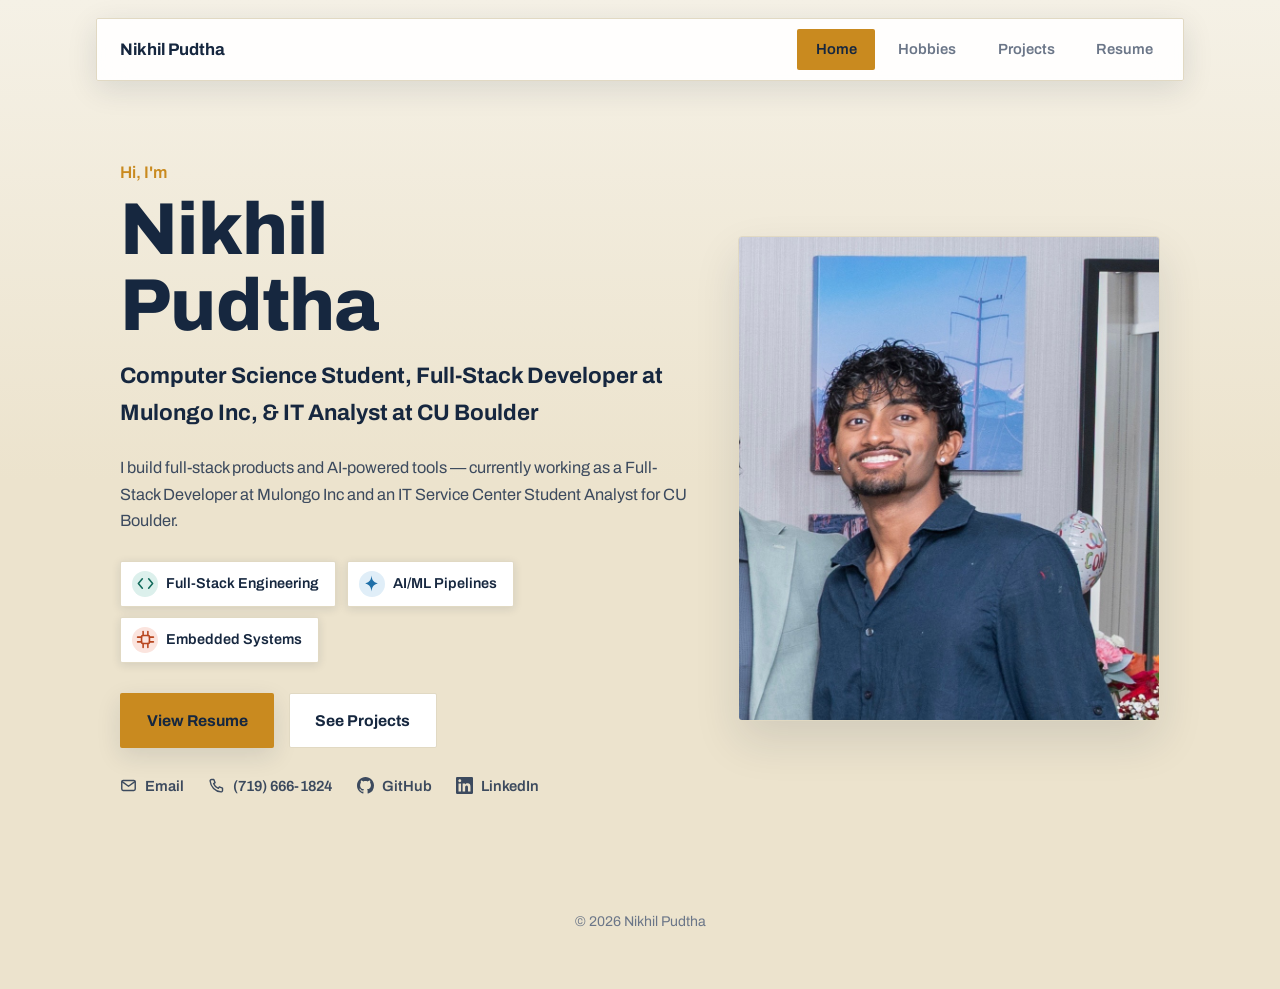
<file: index.html>
<!doctype html>
<html lang="en">
<head>
  <meta charset="utf-8">
  <meta name="viewport" content="width=device-width, initial-scale=1">
  <title>Nikhil Pudtha</title>
  <meta name="description" content="Portfolio of Nikhil Pudtha — Computer Science student at CU Boulder.">
  <link rel="preconnect" href="https://fonts.googleapis.com">
  <link rel="preconnect" href="https://fonts.gstatic.com" crossorigin>
  <link href="https://fonts.googleapis.com/css2?family=Archivo:ital,wght@0,400;0,500;0,600;0,700;0,800;1,400&display=swap" rel="stylesheet">
  <link rel="stylesheet" href="style.css">
</head>
<body>

  <svg viewBox="0 0 24 24" width="0" height="0" style="position:absolute">
    <defs>
      <g id="ico-code" fill="none" stroke="currentColor" stroke-width="2" stroke-linecap="round" stroke-linejoin="round">
        <polyline points="8,6 3,12 8,18"></polyline>
        <polyline points="16,6 21,12 16,18"></polyline>
      </g>
      <g id="ico-chip" fill="none" stroke="currentColor" stroke-width="2" stroke-linecap="round" stroke-linejoin="round">
        <rect x="7" y="7" width="10" height="10" rx="1.5"></rect>
        <line x1="9" y1="2" x2="9" y2="7"></line>
        <line x1="15" y1="2" x2="15" y2="7"></line>
        <line x1="9" y1="17" x2="9" y2="22"></line>
        <line x1="15" y1="17" x2="15" y2="22"></line>
        <line x1="2" y1="9" x2="7" y2="9"></line>
        <line x1="2" y1="15" x2="7" y2="15"></line>
        <line x1="17" y1="9" x2="22" y2="9"></line>
        <line x1="17" y1="15" x2="22" y2="15"></line>
      </g>
      <g id="ico-spark" fill="currentColor" stroke="none">
        <path d="M12 2 C12.6 7.2 13.8 10.2 20 12 C13.8 13.8 12.6 16.8 12 22 C11.4 16.8 10.2 13.8 4 12 C10.2 10.2 11.4 7.2 12 2 Z"></path>
      </g>
      <g id="ico-dumbbell" fill="none" stroke="currentColor" stroke-width="2" stroke-linecap="round" stroke-linejoin="round">
        <rect x="2.5" y="9" width="3" height="6" rx="1"></rect>
        <rect x="18.5" y="9" width="3" height="6" rx="1"></rect>
        <line x1="7" y1="12" x2="17" y2="12"></line>
        <line x1="5.2" y1="7" x2="5.2" y2="17"></line>
        <line x1="18.8" y1="7" x2="18.8" y2="17"></line>
      </g>
      <g id="ico-pulse" fill="none" stroke="currentColor" stroke-width="2" stroke-linecap="round" stroke-linejoin="round">
        <polyline points="2,13 7,13 9.5,7 13,19 15.5,13 22,13"></polyline>
      </g>
      <g id="ico-mail" fill="none" stroke="currentColor" stroke-width="2" stroke-linecap="round" stroke-linejoin="round">
        <rect x="2.5" y="5" width="19" height="14" rx="2"></rect>
        <polyline points="3,6.5 12,13 21,6.5"></polyline>
      </g>
      <g id="ico-phone" fill="none" stroke="currentColor" stroke-width="2" stroke-linecap="round" stroke-linejoin="round">
        <path d="M5 3.5h3.2L10 8l-2 1.4a12 12 0 0 0 6.6 6.6L16 14l4.5 1.8V19a2 2 0 0 1-2.2 2A17 17 0 0 1 3 5.7 2 2 0 0 1 5 3.5Z"></path>
      </g>
      <g id="ico-chart" fill="none" stroke="currentColor" stroke-width="2" stroke-linecap="round" stroke-linejoin="round">
        <line x1="4" y1="20" x2="4" y2="10"></line>
        <line x1="11" y1="20" x2="11" y2="4"></line>
        <line x1="18" y1="20" x2="18" y2="14"></line>
        <line x1="2" y1="20" x2="22" y2="20"></line>
      </g>
      <g id="ico-coin" fill="none" stroke="currentColor" stroke-width="2" stroke-linecap="round" stroke-linejoin="round">
        <circle cx="12" cy="12" r="8.5"></circle>
        <path d="M9.5 15c0 1.1 1.1 2 2.5 2s2.5-.7 2.5-1.8c0-2.6-5-1.4-5-4 0-1.1 1.1-1.8 2.5-1.8s2.5.9 2.5 2"></path>
        <line x1="12" y1="7.3" x2="12" y2="8.4"></line>
        <line x1="12" y1="15.6" x2="12" y2="16.7"></line>
      </g>
      <g id="ico-github-mark" fill="currentColor" stroke="none">
        <path d="M8 0C3.58 0 0 3.58 0 8c0 3.54 2.29 6.53 5.47 7.59.4.07.55-.17.55-.38 0-.19-.01-.82-.01-1.49-2.01.37-2.53-.49-2.69-.94-.09-.23-.48-.94-.82-1.13-.28-.15-.68-.52-.01-.53.63-.01 1.08.58 1.23.82.72 1.21 1.87.87 2.33.66.07-.52.28-.87.51-1.07-1.78-.2-3.64-.89-3.64-3.95 0-.87.31-1.59.82-2.15-.08-.2-.36-1.02.08-2.12 0 0 .67-.21 2.2.82.64-.18 1.32-.27 2-.27.68 0 1.36.09 2 .27 1.53-1.04 2.2-.82 2.2-.82.44 1.1.16 1.92.08 2.12.51.56.82 1.27.82 2.15 0 3.07-1.87 3.75-3.65 3.95.29.25.54.73.54 1.48 0 1.07-.01 1.93-.01 2.2 0 .21.15.46.55.38A8.013 8.013 0 0 0 16 8c0-4.42-3.58-8-8-8z"></path>
      </g>
      <g id="ico-linkedin-mark" fill="currentColor" stroke="none">
        <path d="M20.447 20.452h-3.554v-5.569c0-1.328-.027-3.037-1.852-3.037-1.853 0-2.136 1.445-2.136 2.939v5.667H9.351V9h3.414v1.561h.046c.477-.9 1.637-1.85 3.37-1.85 3.601 0 4.267 2.37 4.267 5.455v6.286zM5.337 7.433c-1.144 0-2.063-.926-2.063-2.065 0-1.138.92-2.063 2.063-2.063 1.14 0 2.064.925 2.064 2.063 0 1.139-.925 2.065-2.064 2.065zm1.782 13.019H3.555V9h3.564v11.452zM22.225 0H1.771C.792 0 0 .774 0 1.729v20.542C0 23.227.792 24 1.771 24h20.451C23.2 24 24 23.227 24 22.271V1.729C24 .774 23.2 0 22.222 0h.003z"></path>
      </g>
      <g id="ico-profile" fill="none" stroke="currentColor" stroke-width="2" stroke-linecap="round" stroke-linejoin="round">
        <rect x="2.5" y="4.5" width="19" height="15" rx="2.2"></rect>
        <circle cx="9" cy="11" r="2.3"></circle>
        <path d="M5.5 17c0.6-2.2 2.2-3.3 3.5-3.3s2.9 1.1 3.5 3.3"></path>
        <line x1="15.5" y1="9.3" x2="18.5" y2="9.3"></line>
        <line x1="15.5" y1="12.2" x2="18.5" y2="12.2"></line>
      </g>
      <g id="ico-chat" fill="none" stroke="currentColor" stroke-width="2" stroke-linecap="round" stroke-linejoin="round">
        <path d="M3.5 6.5A2 2 0 0 1 5.5 4.5h13a2 2 0 0 1 2 2v8a2 2 0 0 1-2 2H9l-4.5 3.5V16.5h-1a2 2 0 0 1-2-2Z"></path>
        <line x1="7.5" y1="9" x2="16.5" y2="9"></line>
        <line x1="7.5" y1="12" x2="13.5" y2="12"></line>
      </g>
    </defs>
  </svg>

  <header class="navbar">
    <nav class="navpill">
      <a class="brand" href="index.html">Nikhil Pudtha</a>
      <ul class="navlinks">
        <li><a href="index.html" aria-current="page">Home</a></li>
        <li><a href="hobbies.html">Hobbies</a></li>
        <li><a href="projects.html">Projects</a></li>
        <li><a href="resume.html">Resume</a></li>
      </ul>
    </nav>
  </header>

  <main>
    <div class="wrap">
      <section class="hero">
        <div>
          <div class="eyebrow">Hi, I'm</div>
          <h1 class="hero-name">Nikhil<br>Pudtha</h1>
          <p class="hero-role">Computer Science Student, Full-Stack Developer at Mulongo Inc, &amp; IT Analyst at CU Boulder</p>
          <p class="hero-bio">I build full-stack products and AI-powered tools — currently working as a Full-Stack Developer at Mulongo Inc and an IT Service Center Student Analyst for CU Boulder.</p>

          <div class="badges">
            <span class="badge"><span class="icon-circle ic-1"><svg viewBox="0 0 24 24"><use href="#ico-code"></use></svg></span>Full-Stack Engineering</span>
            <span class="badge"><span class="icon-circle ic-3"><svg viewBox="0 0 24 24"><use href="#ico-spark"></use></svg></span>AI/ML Pipelines</span>
            <span class="badge"><span class="icon-circle ic-2"><svg viewBox="0 0 24 24"><use href="#ico-chip"></use></svg></span>Embedded Systems</span>
          </div>

          <div class="cta-row">
            <a class="btn btn-solid" href="resume.html">View Resume</a>
            <a class="btn btn-outline" href="projects.html">See Projects</a>
          </div>

          <div class="contact-row">
            <a href="mailto:nikhil.pudtha@gmail.com"><svg viewBox="0 0 24 24" width="17" height="17"><use href="#ico-mail"></use></svg>Email</a>
            <a href="tel:+17196661824"><svg viewBox="0 0 24 24" width="17" height="17"><use href="#ico-phone"></use></svg>(719) 666-1824</a>
            <a href="https://github.com/nipu345" target="_blank" rel="noopener noreferrer"><svg viewBox="0 0 16 16" width="17" height="17"><use href="#ico-github-mark"></use></svg>GitHub</a>
            <a href="https://www.linkedin.com/in/nikhil-pudtha-5aa16b243" target="_blank" rel="noopener noreferrer"><svg viewBox="0 0 24 24" width="17" height="17"><use href="#ico-linkedin-mark"></use></svg>LinkedIn</a>
          </div>
        </div>

        <div class="avatar-card">
          <img src="images/profile.jpeg" alt="Nikhil Pudtha">
        </div>
      </section>
    </div>

    <footer>&copy; 2026 Nikhil Pudtha</footer>
  </main>

</body>
</html>
</file>
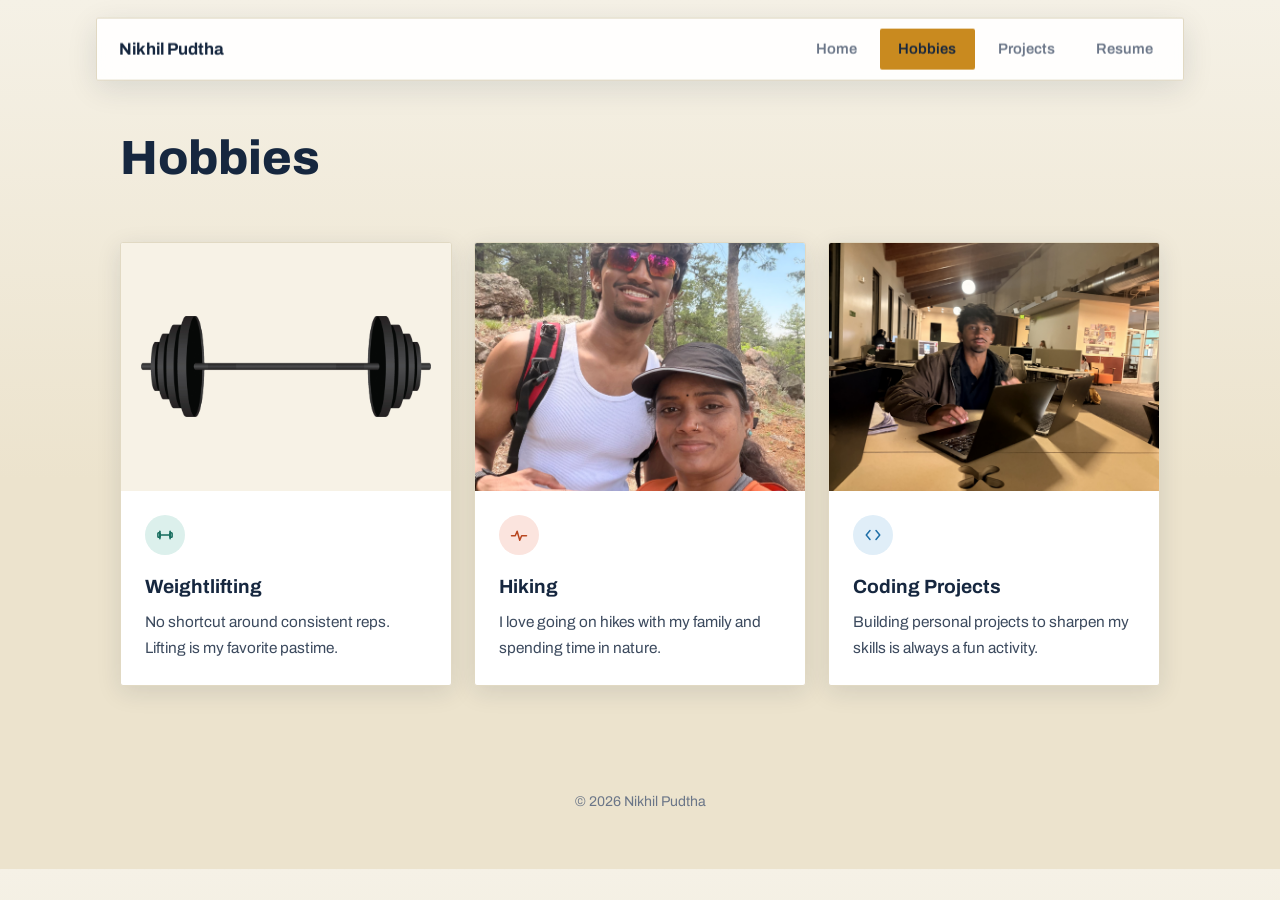
<file: hobbies.html>
<!doctype html>
<html lang="en">
<head>
  <meta charset="utf-8">
  <meta name="viewport" content="width=device-width, initial-scale=1">
  <title>Hobbies — Nikhil Pudtha</title>
  <meta name="description" content="What Nikhil Pudtha does outside of code.">
  <link rel="preconnect" href="https://fonts.googleapis.com">
  <link rel="preconnect" href="https://fonts.gstatic.com" crossorigin>
  <link href="https://fonts.googleapis.com/css2?family=Archivo:ital,wght@0,400;0,500;0,600;0,700;0,800;1,400&display=swap" rel="stylesheet">
  <link rel="stylesheet" href="style.css">
</head>
<body>

  <svg viewBox="0 0 24 24" width="0" height="0" style="position:absolute">
    <defs>
      <g id="ico-dumbbell" fill="none" stroke="currentColor" stroke-width="2" stroke-linecap="round" stroke-linejoin="round">
        <rect x="2.5" y="9" width="3" height="6" rx="1"></rect>
        <rect x="18.5" y="9" width="3" height="6" rx="1"></rect>
        <line x1="7" y1="12" x2="17" y2="12"></line>
        <line x1="5.2" y1="7" x2="5.2" y2="17"></line>
        <line x1="18.8" y1="7" x2="18.8" y2="17"></line>
      </g>
      <g id="ico-pulse" fill="none" stroke="currentColor" stroke-width="2" stroke-linecap="round" stroke-linejoin="round">
        <polyline points="2,13 7,13 9.5,7 13,19 15.5,13 22,13"></polyline>
      </g>
      <g id="ico-code" fill="none" stroke="currentColor" stroke-width="2" stroke-linecap="round" stroke-linejoin="round">
        <polyline points="8,6 3,12 8,18"></polyline>
        <polyline points="16,6 21,12 16,18"></polyline>
      </g>
    </defs>
  </svg>

  <header class="navbar">
    <nav class="navpill">
      <a class="brand" href="index.html">Nikhil Pudtha</a>
      <ul class="navlinks">
        <li><a href="index.html">Home</a></li>
        <li><a href="hobbies.html" aria-current="page">Hobbies</a></li>
        <li><a href="projects.html">Projects</a></li>
        <li><a href="resume.html">Resume</a></li>
      </ul>
    </nav>
  </header>

  <main>
    <div class="wrap">
      <div class="page-head">
        <h2 class="page-title">Hobbies</h2>
      </div>

      <div class="hobby-grid">
        <div class="hobby-card">
          <img class="hobby-photo hobby-photo--fit" src="images/weightlifting.png" alt="Weightlifting">
          <div class="hobby-body">
            <span class="icon-circle ic-1"><svg viewBox="0 0 24 24"><use href="#ico-dumbbell"></use></svg></span>
            <h3>Weightlifting</h3>
            <p>No shortcut around consistent reps. Lifting is my favorite pastime.</p>
          </div>
        </div>
        <div class="hobby-card">
          <img class="hobby-photo" src="images/hiking.jpg" alt="Hiking">
          <div class="hobby-body">
            <span class="icon-circle ic-2"><svg viewBox="0 0 24 24"><use href="#ico-pulse"></use></svg></span>
            <h3>Hiking</h3>
            <p>I love going on hikes with my family and spending time in nature.</p>
          </div>
        </div>
        <div class="hobby-card">
          <img class="hobby-photo" src="images/coding.jpg" alt="Coding projects">
          <div class="hobby-body">
            <span class="icon-circle ic-3"><svg viewBox="0 0 24 24"><use href="#ico-code"></use></svg></span>
            <h3>Coding Projects</h3>
            <p>Building personal projects to sharpen my skills is always a fun activity.</p>
          </div>
        </div>
      </div>
    </div>

    <footer>&copy; 2026 Nikhil Pudtha</footer>
  </main>

</body>
</html>
</file>
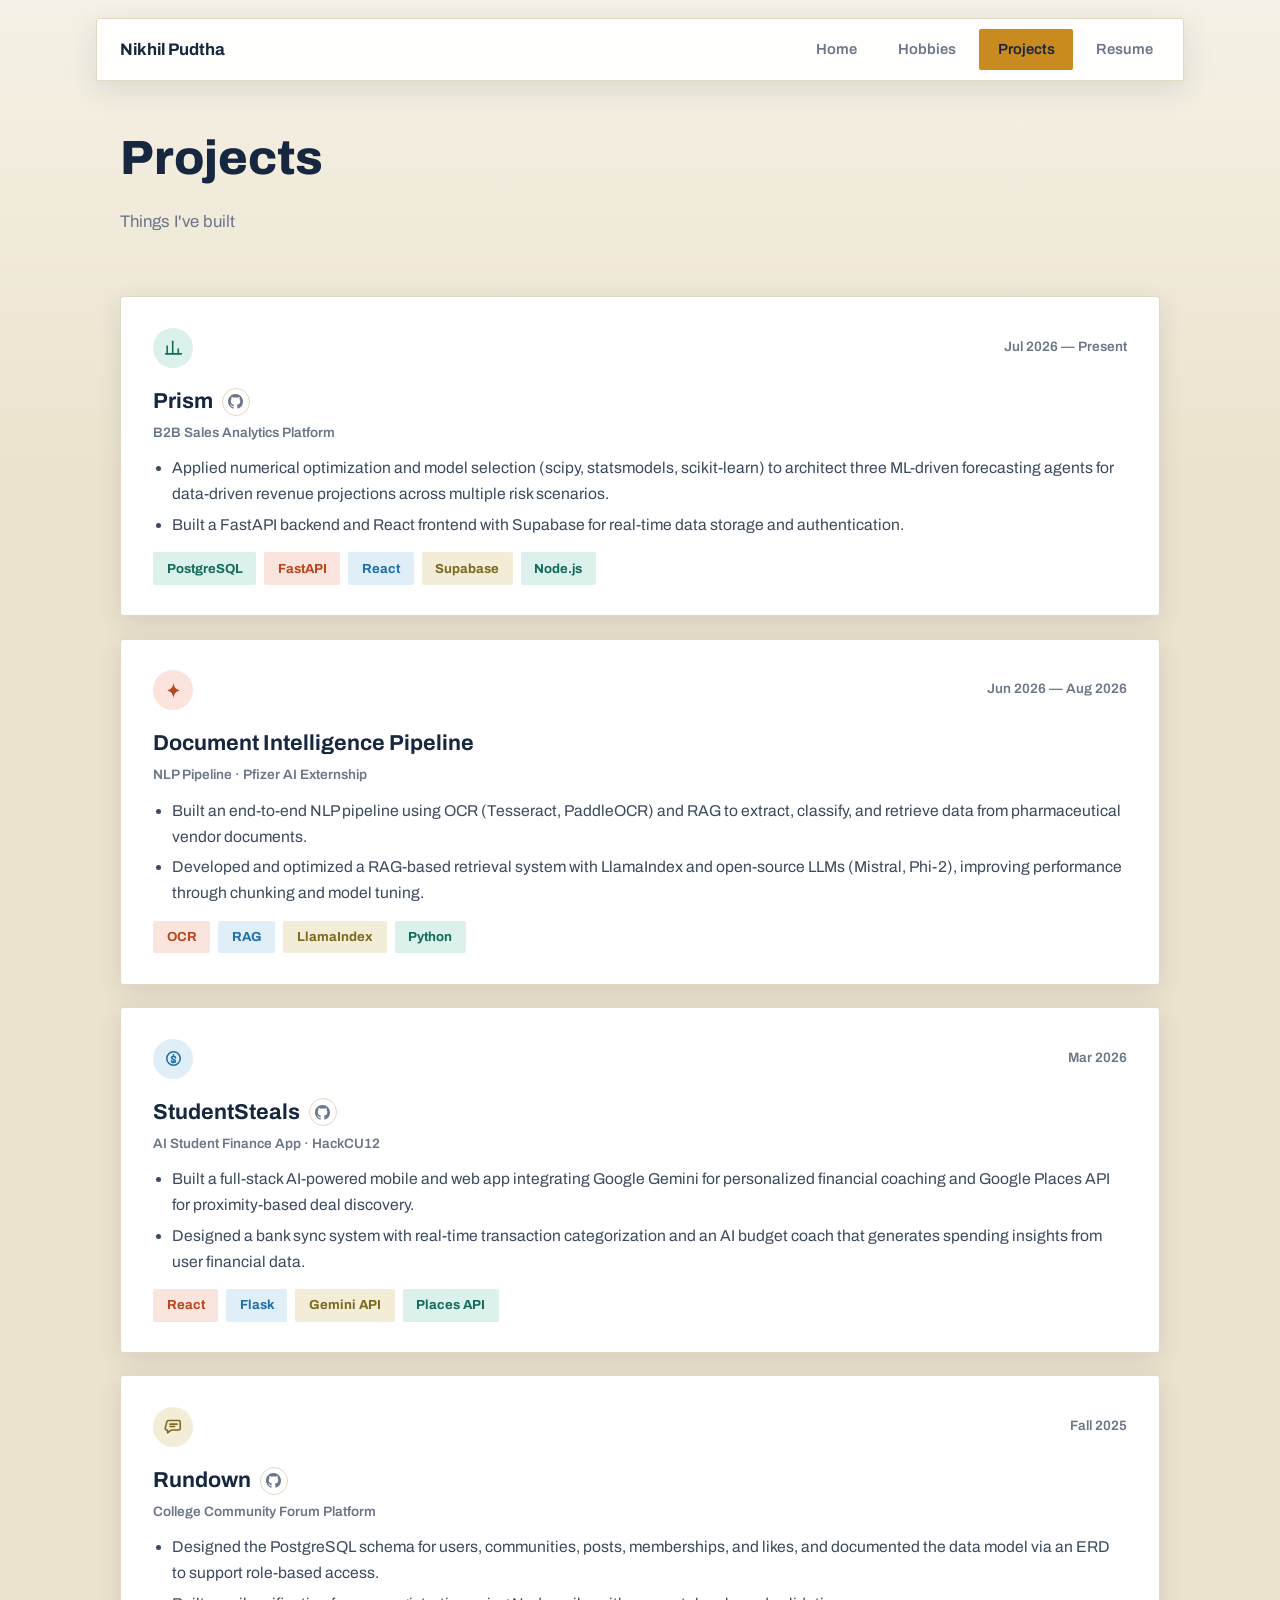
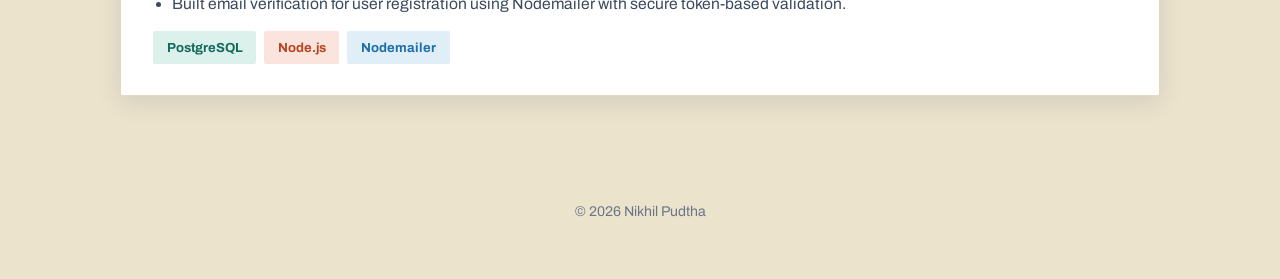
<file: projects.html>
<!doctype html>
<html lang="en">
<head>
  <meta charset="utf-8">
  <meta name="viewport" content="width=device-width, initial-scale=1">
  <title>Projects — Nikhil Pudtha</title>
  <meta name="description" content="Things Nikhil Pudtha has built.">
  <link rel="preconnect" href="https://fonts.googleapis.com">
  <link rel="preconnect" href="https://fonts.gstatic.com" crossorigin>
  <link href="https://fonts.googleapis.com/css2?family=Archivo:ital,wght@0,400;0,500;0,600;0,700;0,800;1,400&display=swap" rel="stylesheet">
  <link rel="stylesheet" href="style.css">
</head>
<body>

  <svg viewBox="0 0 24 24" width="0" height="0" style="position:absolute">
    <defs>
      <g id="ico-chart" fill="none" stroke="currentColor" stroke-width="2" stroke-linecap="round" stroke-linejoin="round">
        <line x1="4" y1="20" x2="4" y2="10"></line>
        <line x1="11" y1="20" x2="11" y2="4"></line>
        <line x1="18" y1="20" x2="18" y2="14"></line>
        <line x1="2" y1="20" x2="22" y2="20"></line>
      </g>
      <g id="ico-spark" fill="currentColor" stroke="none">
        <path d="M12 2 C12.6 7.2 13.8 10.2 20 12 C13.8 13.8 12.6 16.8 12 22 C11.4 16.8 10.2 13.8 4 12 C10.2 10.2 11.4 7.2 12 2 Z"></path>
      </g>
      <g id="ico-coin" fill="none" stroke="currentColor" stroke-width="2" stroke-linecap="round" stroke-linejoin="round">
        <circle cx="12" cy="12" r="8.5"></circle>
        <path d="M9.5 15c0 1.1 1.1 2 2.5 2s2.5-.7 2.5-1.8c0-2.6-5-1.4-5-4 0-1.1 1.1-1.8 2.5-1.8s2.5.9 2.5 2"></path>
        <line x1="12" y1="7.3" x2="12" y2="8.4"></line>
        <line x1="12" y1="15.6" x2="12" y2="16.7"></line>
      </g>
      <g id="ico-chat" fill="none" stroke="currentColor" stroke-width="2" stroke-linecap="round" stroke-linejoin="round">
        <path d="M3.5 6.5A2 2 0 0 1 5.5 4.5h13a2 2 0 0 1 2 2v8a2 2 0 0 1-2 2H9l-4.5 3.5V16.5h-1a2 2 0 0 1-2-2Z"></path>
        <line x1="7.5" y1="9" x2="16.5" y2="9"></line>
        <line x1="7.5" y1="12" x2="13.5" y2="12"></line>
      </g>
      <g id="ico-github-mark" fill="currentColor" stroke="none">
        <path d="M8 0C3.58 0 0 3.58 0 8c0 3.54 2.29 6.53 5.47 7.59.4.07.55-.17.55-.38 0-.19-.01-.82-.01-1.49-2.01.37-2.53-.49-2.69-.94-.09-.23-.48-.94-.82-1.13-.28-.15-.68-.52-.01-.53.63-.01 1.08.58 1.23.82.72 1.21 1.87.87 2.33.66.07-.52.28-.87.51-1.07-1.78-.2-3.64-.89-3.64-3.95 0-.87.31-1.59.82-2.15-.08-.2-.36-1.02.08-2.12 0 0 .67-.21 2.2.82.64-.18 1.32-.27 2-.27.68 0 1.36.09 2 .27 1.53-1.04 2.2-.82 2.2-.82.44 1.1.16 1.92.08 2.12.51.56.82 1.27.82 2.15 0 3.07-1.87 3.75-3.65 3.95.29.25.54.73.54 1.48 0 1.07-.01 1.93-.01 2.2 0 .21.15.46.55.38A8.013 8.013 0 0 0 16 8c0-4.42-3.58-8-8-8z"></path>
      </g>
    </defs>
  </svg>

  <header class="navbar">
    <nav class="navpill">
      <a class="brand" href="index.html">Nikhil Pudtha</a>
      <ul class="navlinks">
        <li><a href="index.html">Home</a></li>
        <li><a href="hobbies.html">Hobbies</a></li>
        <li><a href="projects.html" aria-current="page">Projects</a></li>
        <li><a href="resume.html">Resume</a></li>
      </ul>
    </nav>
  </header>

  <main>
    <div class="wrap">
      <div class="page-head">
        <h2 class="page-title">Projects</h2>
        <p class="page-sub">Things I've built</p>
      </div>

      <div class="project-list">

        <article class="project-card">
          <div class="project-top">
            <span class="icon-circle ic-1"><svg viewBox="0 0 24 24"><use href="#ico-chart"></use></svg></span>
            <span class="project-date">Jul 2026 — Present</span>
          </div>
          <div class="project-title-row">
            <h3>Prism</h3>
            <a class="gh-link" href="https://github.com/nipu345/prism" target="_blank" rel="noopener noreferrer" aria-label="View Prism on GitHub"><svg viewBox="0 0 16 16" width="15" height="15"><use href="#ico-github-mark"></use></svg></a>
          </div>
          <div class="project-kicker">B2B Sales Analytics Platform</div>
          <ul>
            <li>Applied numerical optimization and model selection (scipy, statsmodels, scikit-learn) to architect three ML-driven forecasting agents for data-driven revenue projections across multiple risk scenarios.</li>
            <li>Built a FastAPI backend and React frontend with Supabase for real-time data storage and authentication.</li>
          </ul>
          <div class="tags">
            <span class="tag" style="background:var(--tag1-bg);color:var(--tag1-text)">PostgreSQL</span>
            <span class="tag" style="background:var(--tag2-bg);color:var(--tag2-text)">FastAPI</span>
            <span class="tag" style="background:var(--tag3-bg);color:var(--tag3-text)">React</span>
            <span class="tag" style="background:var(--tag4-bg);color:var(--tag4-text)">Supabase</span>
            <span class="tag" style="background:var(--tag1-bg);color:var(--tag1-text)">Node.js</span>
          </div>
        </article>

        <article class="project-card">
          <div class="project-top">
            <span class="icon-circle ic-2"><svg viewBox="0 0 24 24"><use href="#ico-spark"></use></svg></span>
            <span class="project-date">Jun 2026 — Aug 2026</span>
          </div>
          <div class="project-title-row">
            <h3>Document Intelligence Pipeline</h3>
          </div>
          <div class="project-kicker">NLP Pipeline &middot; Pfizer AI Externship</div>
          <ul>
            <li>Built an end-to-end NLP pipeline using OCR (Tesseract, PaddleOCR) and RAG to extract, classify, and retrieve data from pharmaceutical vendor documents.</li>
            <li>Developed and optimized a RAG-based retrieval system with LlamaIndex and open-source LLMs (Mistral, Phi-2), improving performance through chunking and model tuning.</li>
          </ul>
          <div class="tags">
            <span class="tag" style="background:var(--tag2-bg);color:var(--tag2-text)">OCR</span>
            <span class="tag" style="background:var(--tag3-bg);color:var(--tag3-text)">RAG</span>
            <span class="tag" style="background:var(--tag4-bg);color:var(--tag4-text)">LlamaIndex</span>
            <span class="tag" style="background:var(--tag1-bg);color:var(--tag1-text)">Python</span>
          </div>
        </article>

        <article class="project-card">
          <div class="project-top">
            <span class="icon-circle ic-3"><svg viewBox="0 0 24 24"><use href="#ico-coin"></use></svg></span>
            <span class="project-date">Mar 2026</span>
          </div>
          <div class="project-title-row">
            <h3>StudentSteals</h3>
            <a class="gh-link" href="https://github.com/nipu345/StudentSteals" target="_blank" rel="noopener noreferrer" aria-label="View StudentSteals on GitHub"><svg viewBox="0 0 16 16" width="15" height="15"><use href="#ico-github-mark"></use></svg></a>
          </div>
          <div class="project-kicker">AI Student Finance App &middot; HackCU12</div>
          <ul>
            <li>Built a full-stack AI-powered mobile and web app integrating Google Gemini for personalized financial coaching and Google Places API for proximity-based deal discovery.</li>
            <li>Designed a bank sync system with real-time transaction categorization and an AI budget coach that generates spending insights from user financial data.</li>
          </ul>
          <div class="tags">
            <span class="tag" style="background:var(--tag2-bg);color:var(--tag2-text)">React</span>
            <span class="tag" style="background:var(--tag3-bg);color:var(--tag3-text)">Flask</span>
            <span class="tag" style="background:var(--tag4-bg);color:var(--tag4-text)">Gemini API</span>
            <span class="tag" style="background:var(--tag1-bg);color:var(--tag1-text)">Places API</span>
          </div>
        </article>

        <article class="project-card">
          <div class="project-top">
            <span class="icon-circle ic-4"><svg viewBox="0 0 24 24"><use href="#ico-chat"></use></svg></span>
            <span class="project-date">Fall 2025</span>
          </div>
          <div class="project-title-row">
            <h3>Rundown</h3>
            <a class="gh-link" href="https://github.com/nipu345/Rundown" target="_blank" rel="noopener noreferrer" aria-label="View Rundown on GitHub"><svg viewBox="0 0 16 16" width="15" height="15"><use href="#ico-github-mark"></use></svg></a>
          </div>
          <div class="project-kicker">College Community Forum Platform</div>
          <ul>
            <li>Designed the PostgreSQL schema for users, communities, posts, memberships, and likes, and documented the data model via an ERD to support role-based access.</li>
            <li>Built email verification for user registration using Nodemailer with secure token-based validation.</li>
          </ul>
          <div class="tags">
            <span class="tag" style="background:var(--tag1-bg);color:var(--tag1-text)">PostgreSQL</span>
            <span class="tag" style="background:var(--tag2-bg);color:var(--tag2-text)">Node.js</span>
            <span class="tag" style="background:var(--tag3-bg);color:var(--tag3-text)">Nodemailer</span>
          </div>
        </article>

      </div>
    </div>

    <footer>&copy; 2026 Nikhil Pudtha</footer>
  </main>

</body>
</html>
</file>
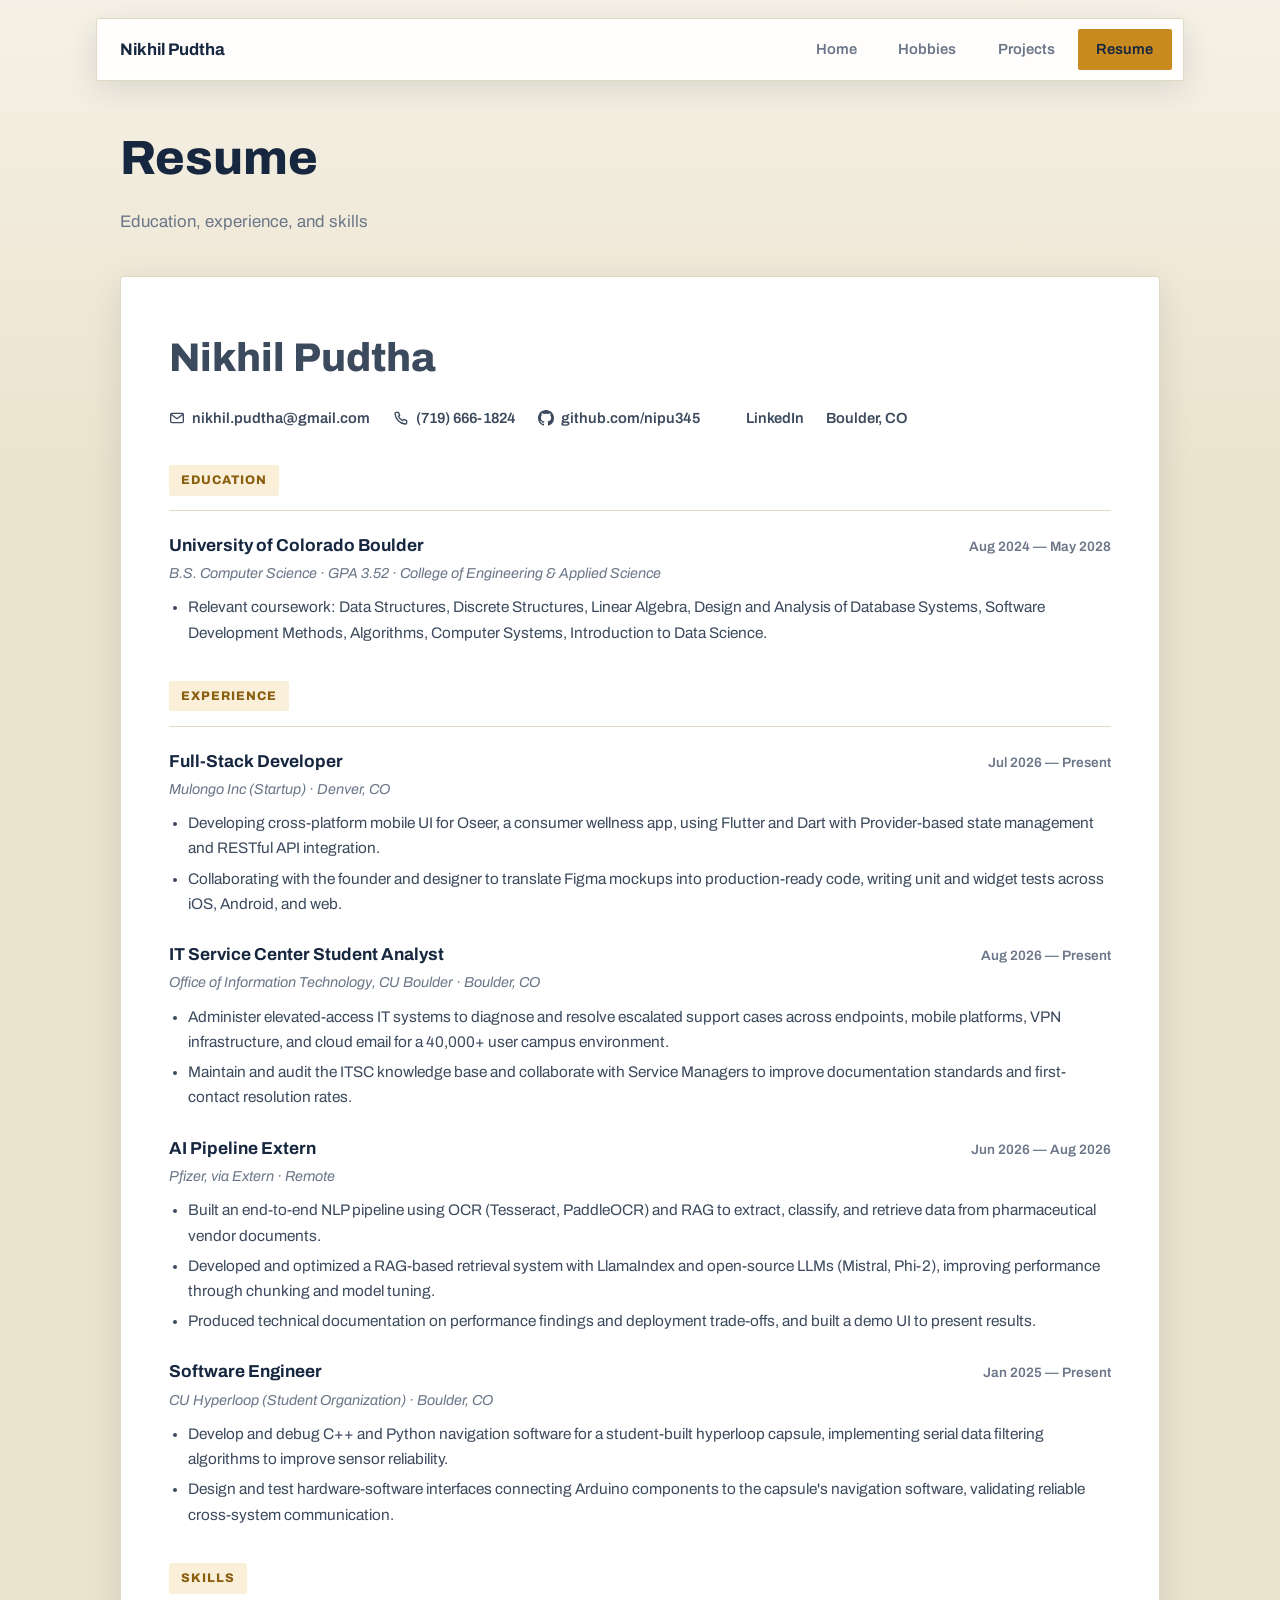
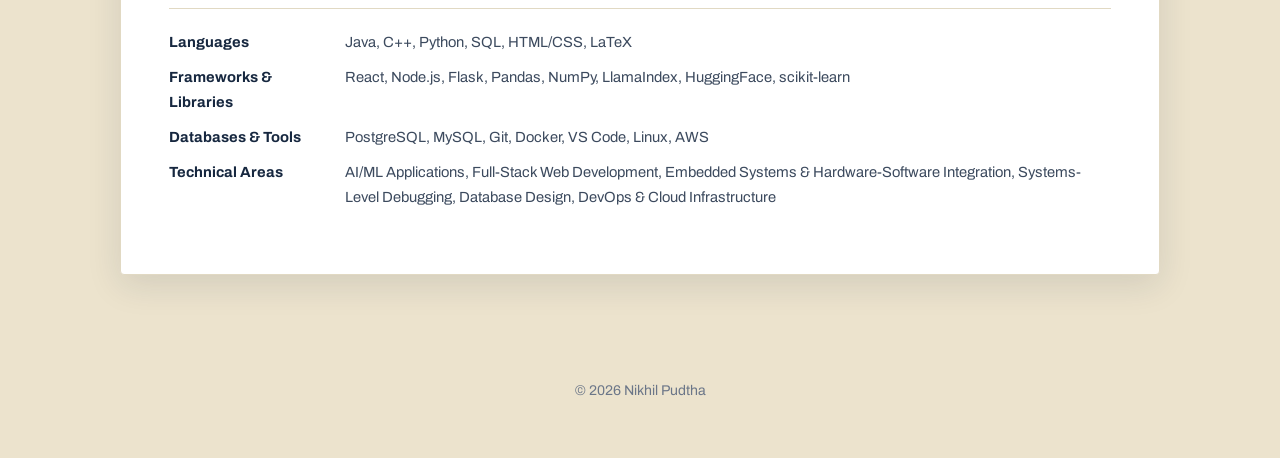
<file: resume.html>
<!doctype html>
<html lang="en">
<head>
  <meta charset="utf-8">
  <meta name="viewport" content="width=device-width, initial-scale=1">
  <title>Resume — Nikhil Pudtha</title>
  <meta name="description" content="Education, experience, and skills for Nikhil Pudtha.">
  <link rel="preconnect" href="https://fonts.googleapis.com">
  <link rel="preconnect" href="https://fonts.gstatic.com" crossorigin>
  <link href="https://fonts.googleapis.com/css2?family=Archivo:ital,wght@0,400;0,500;0,600;0,700;0,800;1,400&display=swap" rel="stylesheet">
  <link rel="stylesheet" href="style.css">
</head>
<body>

  <svg viewBox="0 0 24 24" width="0" height="0" style="position:absolute">
    <defs>
      <g id="ico-mail" fill="none" stroke="currentColor" stroke-width="2" stroke-linecap="round" stroke-linejoin="round">
        <rect x="2.5" y="5" width="19" height="14" rx="2"></rect>
        <polyline points="3,6.5 12,13 21,6.5"></polyline>
      </g>
      <g id="ico-phone" fill="none" stroke="currentColor" stroke-width="2" stroke-linecap="round" stroke-linejoin="round">
        <path d="M5 3.5h3.2L10 8l-2 1.4a12 12 0 0 0 6.6 6.6L16 14l4.5 1.8V19a2 2 0 0 1-2.2 2A17 17 0 0 1 3 5.7 2 2 0 0 1 5 3.5Z"></path>
      </g>
      <g id="ico-github-mark" fill="currentColor" stroke="none">
        <path d="M8 0C3.58 0 0 3.58 0 8c0 3.54 2.29 6.53 5.47 7.59.4.07.55-.17.55-.38 0-.19-.01-.82-.01-1.49-2.01.37-2.53-.49-2.69-.94-.09-.23-.48-.94-.82-1.13-.28-.15-.68-.52-.01-.53.63-.01 1.08.58 1.23.82.72 1.21 1.87.87 2.33.66.07-.52.28-.87.51-1.07-1.78-.2-3.64-.89-3.64-3.95 0-.87.31-1.59.82-2.15-.08-.2-.36-1.02.08-2.12 0 0 .67-.21 2.2.82.64-.18 1.32-.27 2-.27.68 0 1.36.09 2 .27 1.53-1.04 2.2-.82 2.2-.82.44 1.1.16 1.92.08 2.12.51.56.82 1.27.82 2.15 0 3.07-1.87 3.75-3.65 3.95.29.25.54.73.54 1.48 0 1.07-.01 1.93-.01 2.2 0 .21.15.46.55.38A8.013 8.013 0 0 0 16 8c0-4.42-3.58-8-8-8z"></path>
      </g>
      <g id="ico-profile" fill="none" stroke="currentColor" stroke-width="2" stroke-linecap="round" stroke-linejoin="round">
        <rect x="2.5" y="4.5" width="19" height="15" rx="2.2"></rect>
        <circle cx="9" cy="11" r="2.3"></circle>
        <path d="M5.5 17c0.6-2.2 2.2-3.3 3.5-3.3s2.9 1.1 3.5 3.3"></path>
        <line x1="15.5" y1="9.3" x2="18.5" y2="9.3"></line>
        <line x1="15.5" y1="12.2" x2="18.5" y2="12.2"></line>
      </g>
    </defs>
  </svg>

  <header class="navbar">
    <nav class="navpill">
      <a class="brand" href="index.html">Nikhil Pudtha</a>
      <ul class="navlinks">
        <li><a href="index.html">Home</a></li>
        <li><a href="hobbies.html">Hobbies</a></li>
        <li><a href="projects.html">Projects</a></li>
        <li><a href="resume.html" aria-current="page">Resume</a></li>
      </ul>
    </nav>
  </header>

  <main>
    <div class="wrap">
      <div class="page-head" style="padding-bottom: 1.5rem;">
        <h2 class="page-title">Resume</h2>
        <p class="page-sub">Education, experience, and skills</p>
      </div>

      <div class="resume-card">
        <div class="resume-name">Nikhil Pudtha</div>
        <div class="resume-contact">
          <a href="mailto:nikhil.pudtha@gmail.com"><svg viewBox="0 0 24 24" width="16" height="16"><use href="#ico-mail"></use></svg>nikhil.pudtha@gmail.com</a>
          <a href="tel:+17196661824"><svg viewBox="0 0 24 24" width="16" height="16"><use href="#ico-phone"></use></svg>(719) 666-1824</a>
          <a href="https://github.com/nipu345" target="_blank" rel="noopener noreferrer"><svg viewBox="0 0 16 16" width="16" height="16"><use href="#ico-github-mark"></use></svg>github.com/nipu345</a>
          <a href="https://www.linkedin.com/in/nikhil-pudtha-5aa16b243" target="_blank" rel="noopener noreferrer"><svg viewBox="0 0 24 24" width="16" height="16"><use href="#ico-linkedin-mark"></use></svg>LinkedIn</a>
          <span>Boulder, CO</span>
        </div>

        <div class="r-section">
          <span class="r-label">Education</span>
          <hr class="r-divider">
          <div class="r-entry">
            <div class="r-entry-top">
              <span class="r-entry-title">University of Colorado Boulder</span>
              <span class="r-entry-date">Aug 2024 — May 2028</span>
            </div>
            <div class="r-entry-sub">B.S. Computer Science &middot; GPA 3.52 &middot; College of Engineering &amp; Applied Science</div>
            <ul>
              <li>Relevant coursework: Data Structures, Discrete Structures, Linear Algebra, Design and Analysis of Database Systems, Software Development Methods, Algorithms, Computer Systems, Introduction to Data Science.</li>
            </ul>
          </div>
        </div>

        <div class="r-section">
          <span class="r-label">Experience</span>
          <hr class="r-divider">

          <div class="r-entry">
            <div class="r-entry-top">
              <span class="r-entry-title">Full-Stack Developer</span>
              <span class="r-entry-date">Jul 2026 — Present</span>
            </div>
            <div class="r-entry-sub">Mulongo Inc (Startup) &middot; Denver, CO</div>
            <ul>
              <li>Developing cross-platform mobile UI for Oseer, a consumer wellness app, using Flutter and Dart with Provider-based state management and RESTful API integration.</li>
              <li>Collaborating with the founder and designer to translate Figma mockups into production-ready code, writing unit and widget tests across iOS, Android, and web.</li>
            </ul>
          </div>

          <div class="r-entry">
            <div class="r-entry-top">
              <span class="r-entry-title">IT Service Center Student Analyst</span>
              <span class="r-entry-date">Aug 2026 — Present</span>
            </div>
            <div class="r-entry-sub">Office of Information Technology, CU Boulder &middot; Boulder, CO</div>
            <ul>
              <li>Administer elevated-access IT systems to diagnose and resolve escalated support cases across endpoints, mobile platforms, VPN infrastructure, and cloud email for a 40,000+ user campus environment.</li>
              <li>Maintain and audit the ITSC knowledge base and collaborate with Service Managers to improve documentation standards and first-contact resolution rates.</li>
            </ul>
          </div>

          <div class="r-entry">
            <div class="r-entry-top">
              <span class="r-entry-title">AI Pipeline Extern</span>
              <span class="r-entry-date">Jun 2026 — Aug 2026</span>
            </div>
            <div class="r-entry-sub">Pfizer, via Extern &middot; Remote</div>
            <ul>
              <li>Built an end-to-end NLP pipeline using OCR (Tesseract, PaddleOCR) and RAG to extract, classify, and retrieve data from pharmaceutical vendor documents.</li>
              <li>Developed and optimized a RAG-based retrieval system with LlamaIndex and open-source LLMs (Mistral, Phi-2), improving performance through chunking and model tuning.</li>
              <li>Produced technical documentation on performance findings and deployment trade-offs, and built a demo UI to present results.</li>
            </ul>
          </div>

          <div class="r-entry">
            <div class="r-entry-top">
              <span class="r-entry-title">Software Engineer</span>
              <span class="r-entry-date">Jan 2025 — Present</span>
            </div>
            <div class="r-entry-sub">CU Hyperloop (Student Organization) &middot; Boulder, CO</div>
            <ul>
              <li>Develop and debug C++ and Python navigation software for a student-built hyperloop capsule, implementing serial data filtering algorithms to improve sensor reliability.</li>
              <li>Design and test hardware-software interfaces connecting Arduino components to the capsule's navigation software, validating reliable cross-system communication.</li>
            </ul>
          </div>
        </div>

        <div class="r-section">
          <span class="r-label">Skills</span>
          <hr class="r-divider">
          <dl class="skills-grid">
            <dt>Languages</dt><dd>Java, C++, Python, SQL, HTML/CSS, LaTeX</dd>
            <dt>Frameworks &amp; Libraries</dt><dd>React, Node.js, Flask, Pandas, NumPy, LlamaIndex, HuggingFace, scikit-learn</dd>
            <dt>Databases &amp; Tools</dt><dd>PostgreSQL, MySQL, Git, Docker, VS Code, Linux, AWS</dd>
            <dt>Technical Areas</dt><dd>AI/ML Applications, Full-Stack Web Development, Embedded Systems &amp; Hardware-Software Integration, Systems-Level Debugging, Database Design, DevOps &amp; Cloud Infrastructure</dd>
          </dl>
        </div>
      </div>
    </div>

    <footer>&copy; 2026 Nikhil Pudtha</footer>
  </main>

</body>
</html>
</file>
<file: style.css>
/* =========================================================
   Nikhil Pudtha — Portfolio Stylesheet
   -----------------------------------------------------------
   This file controls colors, fonts, spacing and layout for
   every page. Page content (text, links) lives in the .html
   files — edit those for wording changes, edit this file for
   look-and-feel changes.

   Color / spacing values are defined once at the top as CSS
   variables (the --name: value; lines below) so you can retheme
   the whole site by changing a handful of lines.
   ========================================================= */

:root{
  /* ---- Light theme (default): warm sand + navy ink, mustard accent ---- */
  --bg-a: #f5f1e6;
  --bg-b: #ece3cd;
  --surface: #ffffff;
  --surface-2: #f7f2e6;
  --ink: #16273f;
  --text: #3c4a5e;
  --text-muted: #6b7688;
  --border: #e1d9c3;
  --shadow: rgba(22, 39, 63, 0.12);

  --accent: #c98a1f;
  --accent-hover: #ad750f;
  --accent-ink: #16273f;
  --accent-soft-bg: #faf0da;
  --accent-soft-text: #8a5f10;

  /* Tag / icon color rotation — used for badges, project tags,
     and icon circles so items read as a coordinated set */
  --tag1-bg: #dcf0ec; --tag1-text: #146b5c;
  --tag2-bg: #fbe4de; --tag2-text: #b8461f;
  --tag3-bg: #e0eef8; --tag3-text: #1f6fa8;
  --tag4-bg: #f3ecd6; --tag4-text: #7a6a1f;

  --sans: "Archivo", "Segoe UI", system-ui, sans-serif;
  --radius-lg: 4px;
  --radius-md: 3px;
  --radius-sm: 2px;
}

/* ---- Dark theme: follows the visitor's OS/browser setting.
   Delete this whole block if you only ever want the light theme. ---- */
@media (prefers-color-scheme: dark){
  :root{
    --bg-a: #0f1b2d; --bg-b: #14243b;
    --surface: #16273f; --surface-2: #1b2e49;
    --ink: #f4f1e8; --text: #c4ccd8; --text-muted: #8695ab;
    --border: #26395a; --shadow: rgba(0,0,0,0.45);
    --accent: #e0a339; --accent-hover: #eeb454; --accent-ink: #16273f;
    --accent-soft-bg: #3a2f16; --accent-soft-text: #f0c368;
    --tag1-bg: #123a34; --tag1-text: #6cd9c5;
    --tag2-bg: #3a1f16; --tag2-text: #f0906b;
    --tag3-bg: #16283a; --tag3-text: #7ec0f0;
    --tag4-bg: #34301a; --tag4-text: #e0cf7a;
  }
}

*{ box-sizing: border-box; }
@media (prefers-reduced-motion: reduce){ *{ animation: none !important; transition: none !important; } }

body{
  margin: 0;
  background: linear-gradient(180deg, var(--bg-a), var(--bg-b) 480px, var(--bg-b));
  color: var(--text);
  font-family: var(--sans);
  font-size: 17px;
  line-height: 1.65;
  -webkit-font-smoothing: antialiased;
}
a{ color: inherit; }
::selection{ background: var(--accent); color: var(--accent-ink); }
img{ max-width: 100%; display: block; }

.wrap{ max-width: 68rem; margin: 0 auto; padding: 0 1.5rem; }

h1,h2,h3{ font-family: var(--sans); color: var(--ink); margin: 0; text-wrap: balance; }

/* ---------- NAV ---------- */
.navbar{
  position: sticky; top: 1.1rem; z-index: 50;
  display: flex; justify-content: center;
  padding: 0 1.5rem;
}
.navpill{
  width: 100%; max-width: 68rem;
  display: flex; align-items: center; justify-content: space-between;
  gap: 1rem;
  background: color-mix(in srgb, var(--surface) 92%, transparent);
  backdrop-filter: blur(14px);
  border: 1px solid var(--border);
  border-radius: var(--radius-sm);
  padding: 0.6rem 0.7rem 0.6rem 1.4rem;
  box-shadow: 0 8px 30px var(--shadow);
}
.brand{
  font-weight: 700; font-size: 1.05rem; color: var(--ink); text-decoration: none;
  white-space: nowrap;
}
.navlinks{ display: flex; gap: 0.3rem; list-style: none; margin: 0; padding: 0; }
.navlinks a{
  font-family: var(--sans);
  display: inline-block;
  font-size: 0.92rem; font-weight: 600; color: var(--text-muted);
  padding: 0.55rem 1.15rem; border-radius: var(--radius-sm);
  text-decoration: none;
  transition: background .15s ease, color .15s ease;
}
.navlinks a:hover{ color: var(--ink); }
.navlinks a[aria-current="page"]{ background: var(--accent); color: var(--accent-ink); }

main{ padding-top: 2.5rem; }

/* ---------- HOME / HERO ---------- */
.hero{
  padding: 3.5rem 0 4.5rem;
  display: grid; grid-template-columns: 1.15fr 0.85fr; gap: 3rem; align-items: center;
}
.eyebrow{ font-size: 1.05rem; font-weight: 600; color: var(--accent); }
.hero-name{
  font-size: clamp(2.75rem, 6vw, 4.6rem);
  font-weight: 800; line-height: 1.03; letter-spacing: -0.01em;
  margin-top: 0.35rem;
}
.hero-role{
  font-size: clamp(1.1rem, 2vw, 1.4rem); font-weight: 700; color: var(--ink);
  margin-top: 0.9rem;
}
.hero-bio{ margin-top: 1rem; max-width: 46rem; color: var(--text); font-size: 1.02rem; }
.badges{ display: flex; flex-wrap: wrap; gap: 0.65rem; margin-top: 1.6rem; }
.badge{
  display: inline-flex; align-items: center; gap: 0.5rem;
  background: var(--surface); border: 1px solid var(--border);
  padding: 0.55rem 1rem 0.55rem 0.7rem; border-radius: var(--radius-sm);
  font-size: 0.9rem; font-weight: 600; color: var(--ink);
  box-shadow: 0 2px 10px var(--shadow);
}
.badge .icon-circle{ width: 26px; height: 26px; }
.cta-row{ display: flex; flex-wrap: wrap; gap: 0.9rem; margin-top: 1.9rem; }
.btn{
  font-family: var(--sans); font-weight: 700; font-size: 0.98rem;
  padding: 0.85rem 1.6rem; border-radius: var(--radius-sm); cursor: pointer;
  border: 1px solid transparent; text-decoration: none; display: inline-block;
  transition: transform .12s ease, background .15s ease, box-shadow .15s ease;
}
.btn:hover{ transform: translateY(-1px); }
.btn-solid{ background: var(--accent); color: var(--accent-ink); box-shadow: 0 8px 24px var(--shadow); }
.btn-solid:hover{ background: var(--accent-hover); }
.btn-outline{ background: var(--surface); color: var(--ink); border-color: var(--border); }

.contact-row{ display: flex; gap: 1.5rem; margin-top: 1.6rem; flex-wrap: wrap; }
.contact-row a{
  display: inline-flex; align-items: center; gap: 0.5rem;
  font-weight: 600; font-size: 0.92rem; color: var(--text);
  text-decoration: none;
}
.contact-row a:hover{ color: var(--accent); }

/* Hero photo. Swap images/profile.jpg for your own headshot —
   same filename, any size (it gets cropped to fit). */
.avatar-card{
  aspect-ratio: 4 / 4.6;
  border-radius: var(--radius-lg);
  overflow: hidden;
  border: 1px solid var(--border);
  box-shadow: 0 20px 45px var(--shadow);
}
.avatar-card img{ width: 100%; height: 100%; object-fit: cover; }

/* ---------- Icon circles ---------- */
.icon-circle{
  width: 40px; height: 40px; border-radius: 50%;
  display: flex; align-items: center; justify-content: center;
  flex-shrink: 0;
}
.icon-circle svg{ width: 19px; height: 19px; }
.ic-1{ background: var(--tag1-bg); color: var(--tag1-text); }
.ic-2{ background: var(--tag2-bg); color: var(--tag2-text); }
.ic-3{ background: var(--tag3-bg); color: var(--tag3-text); }
.ic-4{ background: var(--tag4-bg); color: var(--tag4-text); }

/* ---------- Generic page header ---------- */
.page-head{ padding: 1rem 0 2.75rem; }
.page-title{ font-size: clamp(2.1rem, 5vw, 3rem); font-weight: 800; }
.page-sub{ margin-top: 0.6rem; color: var(--text-muted); font-size: 1.05rem; }

/* ---------- HOBBIES ---------- */
.hobby-grid{ display: grid; grid-template-columns: repeat(3, 1fr); gap: 1.4rem; padding-bottom: 4rem; }
.hobby-card{
  background: var(--surface); border: 1px solid var(--border); border-radius: var(--radius-md);
  overflow: hidden; box-shadow: 0 6px 24px var(--shadow);
}
.hobby-photo{ width: 100%; aspect-ratio: 4 / 3; object-fit: cover; display: block; }
.hobby-photo--fit{
  object-fit: contain;
  background: var(--surface-2);
  padding: 1.25rem;
}


.hobby-body{ padding: 1.5rem; }
.hobby-card .icon-circle{ width: 40px; height: 40px; margin-bottom: 1rem; }
.hobby-card .icon-circle svg{ width: 18px; height: 18px; }
.hobby-card h3{ font-size: 1.2rem; font-weight: 700; margin-bottom: 0.5rem; }
.hobby-card p{ margin: 0; color: var(--text); font-size: 0.96rem; }

/* ---------- PROJECTS ---------- */
.project-list{ display: flex; flex-direction: column; gap: 1.4rem; padding-bottom: 4rem; }
.project-card{
  background: var(--surface); border: 1px solid var(--border); border-radius: var(--radius-md);
  padding: 1.9rem 2rem; box-shadow: 0 6px 24px var(--shadow);
}
.project-top{ display: flex; align-items: flex-start; justify-content: space-between; gap: 1rem; }
.project-date{ font-size: 0.85rem; font-weight: 600; color: var(--text-muted); white-space: nowrap; padding-top: 0.5rem; }
.project-title-row{ display: flex; align-items: center; gap: 0.55rem; margin: 1rem 0 0.15rem; }
.project-card h3{ font-size: 1.35rem; font-weight: 700; margin: 0; }
.gh-link{
  display: inline-flex; align-items: center; justify-content: center;
  color: var(--text-muted); border: 1px solid var(--border); border-radius: 50%;
  width: 28px; height: 28px; flex-shrink: 0; transition: color .15s ease, border-color .15s ease;
}
.gh-link:hover{ color: var(--accent); border-color: var(--accent); }
.project-kicker{ font-size: 0.85rem; font-weight: 600; color: var(--text-muted); margin-bottom: 0.7rem; }
.project-card p, .project-card ul{ margin: 0 0 0.9rem; color: var(--text); font-size: 0.98rem; }
.project-card ul{ padding-left: 1.2rem; }
.project-card li{ margin: 0.3rem 0; }
.tags{ display: flex; flex-wrap: wrap; gap: 0.5rem; margin-top: 0.4rem; }
.tag{ font-size: 0.82rem; font-weight: 700; padding: 0.35rem 0.85rem; border-radius: var(--radius-sm); }

/* ---------- RESUME ---------- */
.resume-card{
  background: var(--surface); border: 1px solid var(--border); border-radius: var(--radius-lg);
  padding: clamp(1.75rem, 4vw, 3rem); box-shadow: 0 10px 34px var(--shadow); margin-bottom: 4rem;
}
.resume-name{ font-size: clamp(1.9rem, 4vw, 2.5rem); font-weight: 800; }
.resume-contact{ display: flex; flex-wrap: wrap; gap: 1.4rem; margin-top: 0.9rem; }
.resume-contact a, .resume-contact span{
  display: inline-flex; align-items: center; gap: 0.45rem;
  font-size: 0.92rem; font-weight: 600; color: var(--text); text-decoration: none;
}
.resume-contact a:hover{ color: var(--accent); }
.r-section{ margin-top: 2.2rem; }
.r-label{
  font-size: 0.78rem; font-weight: 800; letter-spacing: 0.08em; text-transform: uppercase;
  color: var(--accent-soft-text); background: var(--accent-soft-bg);
  display: inline-block; padding: 0.3rem 0.75rem; border-radius: var(--radius-sm);
}
.r-divider{ border: none; border-top: 1px solid var(--border); margin: 0.9rem 0 1.3rem; }
.r-entry{ margin-bottom: 1.5rem; }
.r-entry:last-child{ margin-bottom: 0; }
.r-entry-top{ display: flex; justify-content: space-between; align-items: baseline; gap: 1rem; flex-wrap: wrap; }
.r-entry-title{ font-size: 1.08rem; font-weight: 700; color: var(--ink); }
.r-entry-date{ font-size: 0.85rem; font-weight: 600; color: var(--text-muted); white-space: nowrap; }
.r-entry-sub{ font-size: 0.9rem; color: var(--text-muted); font-style: italic; margin-top: 0.1rem; }
.r-entry ul{ margin: 0.6rem 0 0; padding-left: 1.2rem; color: var(--text); font-size: 0.96rem; }
.r-entry li{ margin: 0.3rem 0; }
.skills-grid{ display: grid; grid-template-columns: 10rem 1fr; row-gap: 0.7rem; column-gap: 1rem; }
.skills-grid dt{ font-weight: 700; color: var(--ink); font-size: 0.92rem; }
.skills-grid dd{ margin: 0; color: var(--text); font-size: 0.92rem; }

footer{ padding: 2.5rem 0 3.5rem; text-align: center; color: var(--text-muted); font-size: 0.88rem; }

@media (max-width: 820px){
  .hero{ grid-template-columns: 1fr; }
  .avatar-card{ max-width: 280px; margin: 0 auto; order: -1; }
  .hobby-grid{ grid-template-columns: 1fr; }
  .navlinks{ overflow-x: auto; }
  .skills-grid{ grid-template-columns: 1fr; }
  .r-entry-top{ flex-direction: column; gap: 0.15rem; }
}
</file>
